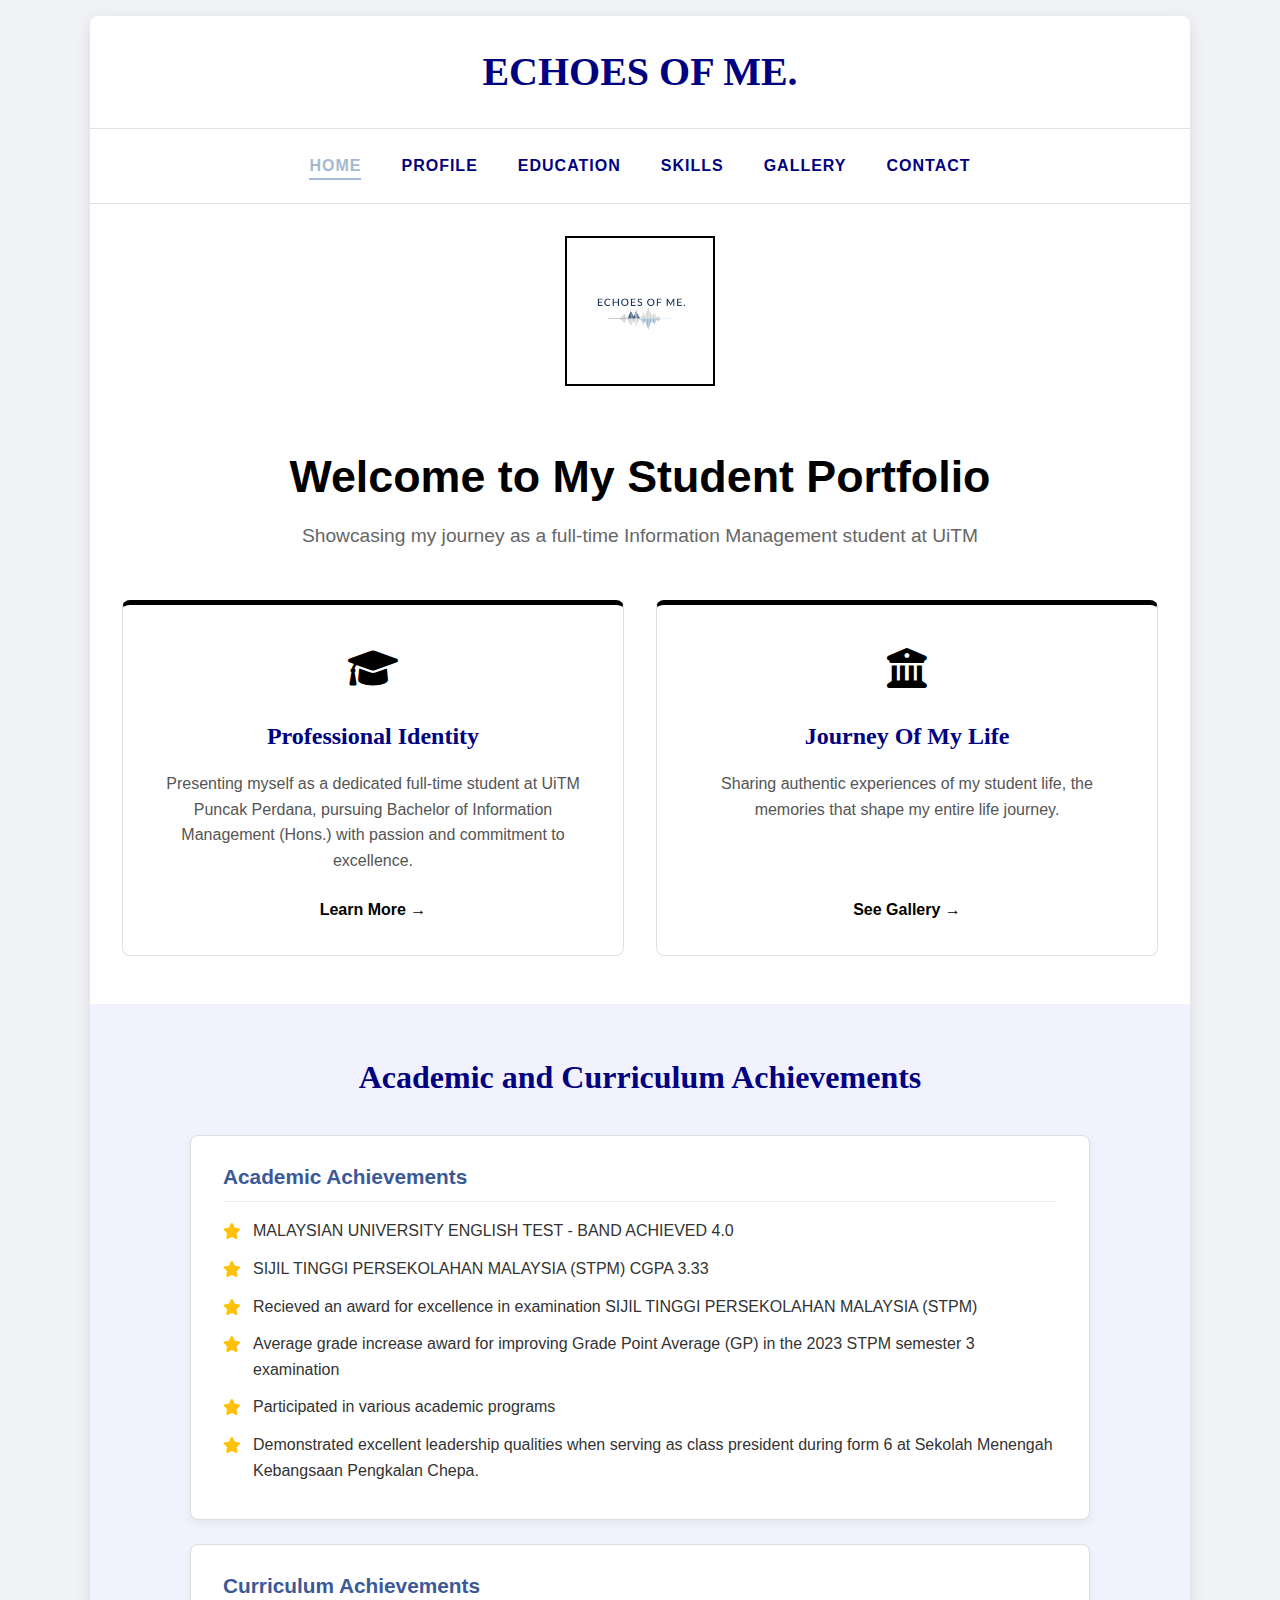
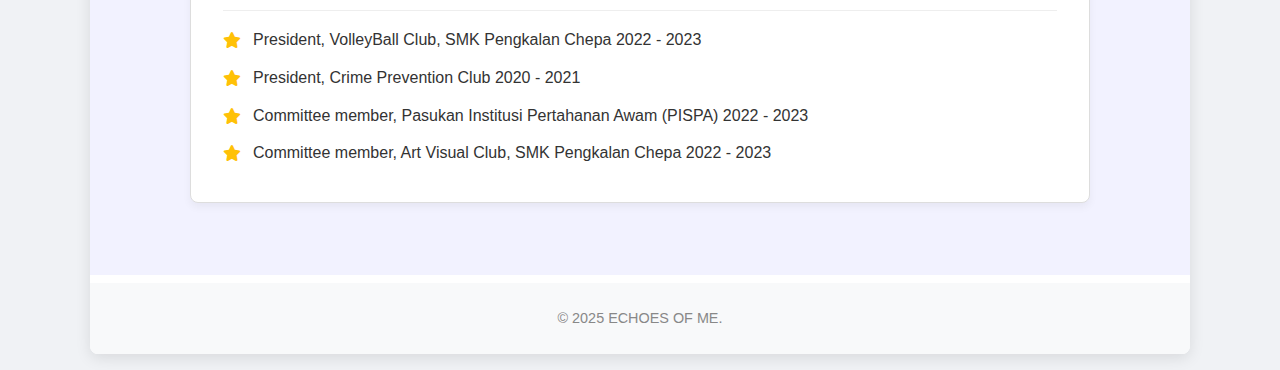
<file: index.html>
<!DOCTYPE html>
<html lang="en">
<head>
    <meta charset="UTF-8">
    <meta name="viewport" content="width=device-width, initial-scale=1.0">
    <title>Home - ECHOES OF ME.</title>
    <link rel="stylesheet" href="index.css">
    <link rel="stylesheet" href="https://cdnjs.cloudflare.com/ajax/libs/font-awesome/6.0.0-beta3/css/all.min.css">
</head>
<body>

    <div class="wrapper">

        <header>
            <h1>ECHOES OF ME.</h1>
        </header>

        <nav>
            <ul>
                <li><a href="index.html" class="active">HOME</a></li>
                <li><a href="profile.html">PROFILE</a></li>
                <li><a href="education.html">EDUCATION</a></li>
                <li><a href="softskill.html">SKILLS</a></li>
                <li><a href="gallery.html">GALLERY</a></li>
                <li><a href="contact.html">CONTACT</a></li>
            </ul>
        </nav>

        <main class="homepage-main">

            <div class="homepage-logo">
                <a href="student.html" target="_blank">
                    <img src="echoes of me.png" alt="Logo - Click for Student Details">
                </a>
            </div>

            <section class="welcome-section">
                <h2>Welcome to My Student Portfolio</h2>
                <p>Showcasing my journey as a full-time Information Management student at UiTM</p>
            </section>

            <section class="homepage-boxes">
                
                <div class="info-box">
                    <div class="icon-container">
                        <i class="fas fa-graduation-cap"></i>
                    </div>
                    <h3>Professional Identity</h3>
                    <p>Presenting myself as a dedicated full-time student at UiTM Puncak Perdana, pursuing Bachelor of Information Management (Hons.) with passion and commitment to excellence.</p>
                    <a href="profile.html" class="box-link">Learn More →</a>
                </div>

                <div class="info-box">
                    <div class="icon-container">
                        <i class="fas fa-university"></i>
                    </div>
                    <h3>Journey Of My Life</h3>
                    <p>Sharing authentic experiences of my student life, the memories that shape my entire life journey.</p>
                    <a href="gallery.html" class="box-link">See Gallery →</a>
                </div>

    </section>
    

    <section class="achievements-section">
        <h2>Academic and Curriculum Achievements</h2>

        <div class="achievements-container">
            
            <div class="achievement-box">
                <h3>Academic Achievements</h3>
                <ul class="achievement-list">
                    <li><i class="fas fa-star"></i> MALAYSIAN UNIVERSITY ENGLISH TEST - BAND ACHIEVED 4.0</li>
                    <li><i class="fas fa-star"></i> SIJIL TINGGI PERSEKOLAHAN MALAYSIA (STPM) CGPA 3.33</li>
                    <li><i class="fas fa-star"></i> Recieved an award for excellence in examination SIJIL TINGGI PERSEKOLAHAN MALAYSIA (STPM)</li>
                    <li><i class="fas fa-star"></i> Average grade increase award for improving Grade Point Average (GP) in the 2023 STPM semester 3 examination</li>
                    <li><i class="fas fa-star"></i> Participated in various academic programs</li>
                    <li><i class="fas fa-star"></i> Demonstrated excellent leadership qualities when serving as class president during form 6 at Sekolah Menengah Kebangsaan Pengkalan Chepa.</li>
                    
                </ul>
            </div>

            <div class="achievement-box">
                <h3>Curriculum Achievements</h3>
                <ul class="achievement-list">
                    <li><i class="fas fa-star"></i> President, VolleyBall Club, SMK Pengkalan Chepa 2022 - 2023</li>
                    <li><i class="fas fa-star"></i> President, Crime Prevention Club 2020 - 2021</li>
                    <li><i class="fas fa-star"></i> Committee member, Pasukan Institusi Pertahanan Awam (PISPA) 2022 - 2023</li>
                    <li><i class="fas fa-star"></i> Committee member, Art Visual Club, SMK Pengkalan Chepa  2022 - 2023</li>
                </ul>
            </div>

        </div>
    </section>
    </main>
        
        <footer>
            <p>&copy; 2025 ECHOES OF ME.</p>
        </footer>

    </div>

</body>
</html>
</file>
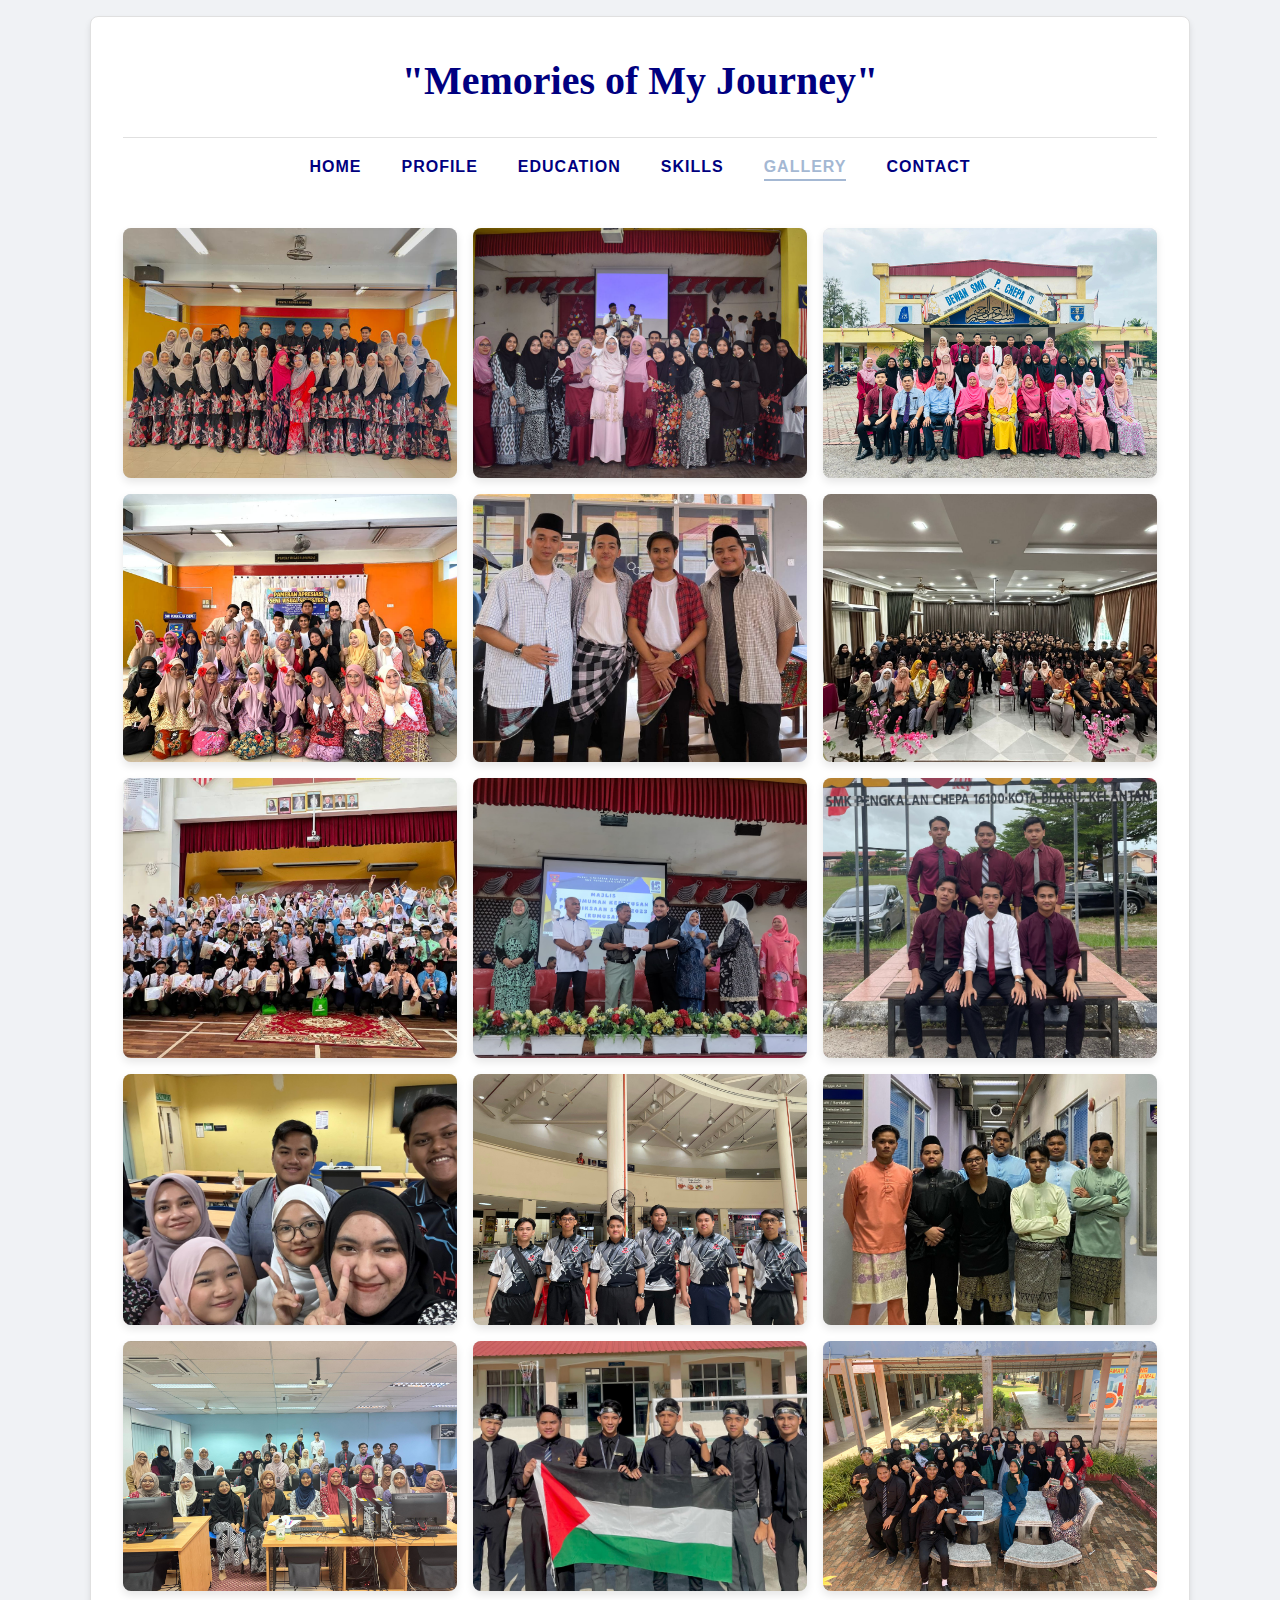
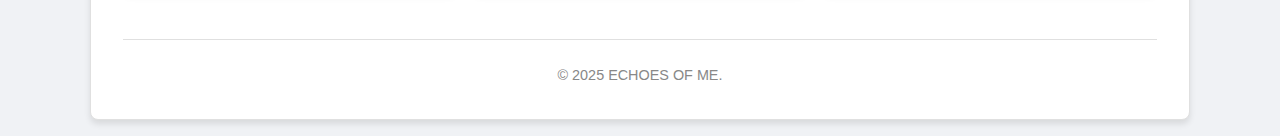
<file: gallery.html>
<!DOCTYPE html>
<html lang="en">
<head>
    <meta charset="UTF-8">
    <meta name="viewport" content="width=device-width, initial-scale=1.0">
    <title>Gallery - ECHOES OF ME.</title>
    <link rel="stylesheet" href="gallery.css">
</head>
<body>

    <div class="wrapper">

        <header>
            <h1>"Memories of My Journey"</h1>
        </header>

       <nav>
            <ul>
                <li><a href="index.html">HOME</a></li>
                <li><a href="profile.html">PROFILE</a></li>
                <li><a href="education.html">EDUCATION</a></li>
                <li><a href="softskill.html">SKILLS</a></li>
                <li><a href="gallery.html" class="active">GALLERY</a></li>
                <li><a href="contact.html">CONTACT</a></li>
            </ul>
        </nav>

        <main class="photo-grid">
            
            <div class="photo-item">
                <img src="STPM 2023 SEMESTER 1.jpeg" alt="STPM 2023 SEMESTER 1.jpeg">
                <div class="overlay"><div class="overlay-text">STPM 2023 SEMESTER 1</div></div>
            </div>
            <div class="photo-item">
                <img src="STPM 2023 SEMESTER 2.jpeg" alt="STPM 2023 SEMESTER 2.jpeg">
                <div class="overlay"><div class="overlay-text">STPM 2023 SEMESTER 2</div></div>
            </div>
            <div class="photo-item">
                <img src="STPM 2023 SEMESTER 3.jpeg" alt="STPM 2023 SEMESTER 3">
                <div class="overlay"><div class="overlay-text">STPM 2023 SEMESTER 3</div></div>
            </div>
            <div class="photo-item">
                <img src="ART VISUAL PROJECT EXHIBITION.jpeg" alt="ART VISUAL PROJECT EXHIBITION">
                <div class="overlay"><div class="overlay-text">ART VISUAL PROJECT EXHIBITION</div></div>
            </div>
            <div class="photo-item">
                <img src="ART VISUAL PROJECT EXHIBITION (2).jpeg" alt="ART VISUAL PROJECT EXHIBITION (2)">
                <div class="overlay"><div class="overlay-text">ART VISUAL PROJECT EXHIBITION (2)</div></div>
            </div>
            <div class="photo-item">
                <img src="KEM JATI DIRI PELAJAR 2023.jpeg" alt="KEM JATI DIRI PELAJAR 2023">
                <div class="overlay"><div class="overlay-text">KEM JATI DIRI PELAJAR 2023</div></div>
            </div>
            <div class="photo-item">
                <img src="SPM 2021 Result.jpeg" alt="SPM 2021 Result">
                <div class="overlay"><div class="overlay-text">SPM 2021 Result</div></div>
            </div>
             <div class="photo-item">
                <img src="STPM 2023 Result.jpeg" alt="STPM 2023 Result">
                <div class="overlay"><div class="overlay-text">STPM 2023 Result</div></div>
            </div>
             <div class="photo-item">
                <img src="Friends Group Picture.jpeg" alt="Friends Group Picture">
                <div class="overlay"><div class="overlay-text">Friends Group Picture</div></div>
            </div>
             <div class="photo-item">
                <img src="CTU Group Presentation.jpeg" alt="CTU Group Presentation">
                <div class="overlay"><div class="overlay-text">CTU Group Presentation</div></div>
            </div>
             <div class="photo-item">
                <img src="KYC 2025 Event.jpeg" alt="KYC 2025 Event.jpeg">
                <div class="overlay"><div class="overlay-text">KYC 2025 Event.jpeg</div></div>
            </div>
             <div class="photo-item">
                <img src="Eid 2025 Celebration.jpeg" alt="Eid 2025 Celebration">
                <div class="overlay"><div class="overlay-text">CDIM 263 Eid 2025 Celebration</div></div>
            </div>
             <div class="photo-item">
                <img src="ICM 455 Class.jpeg" alt="ICM 455 Class">
                <div class="overlay"><div class="overlay-text">ICM 455 Class</div></div>
            </div>
             <div class="photo-item">
                <img src="Palestine Solidarity Campaign 2023.jpeg" alt="Palestine Solidarity Campaign 2023">
                <div class="overlay"><div class="overlay-text">Palestine Solidarity Campaign 2023</div></div>
            </div>
             <div class="photo-item">
                <img src="Palestine Solidarity Campaign(2) 2023.jpeg" alt="Palestine Solidarity Campaign(2)">
                <div class="overlay"><div class="overlay-text">Palestine Solidarity Campaign(2)</div></div>
            </div>
        </main>


        <footer>
            <p>&copy; 2025 ECHOES OF ME.</p>
        </footer>

    </div>

</body>
</html>
</file>
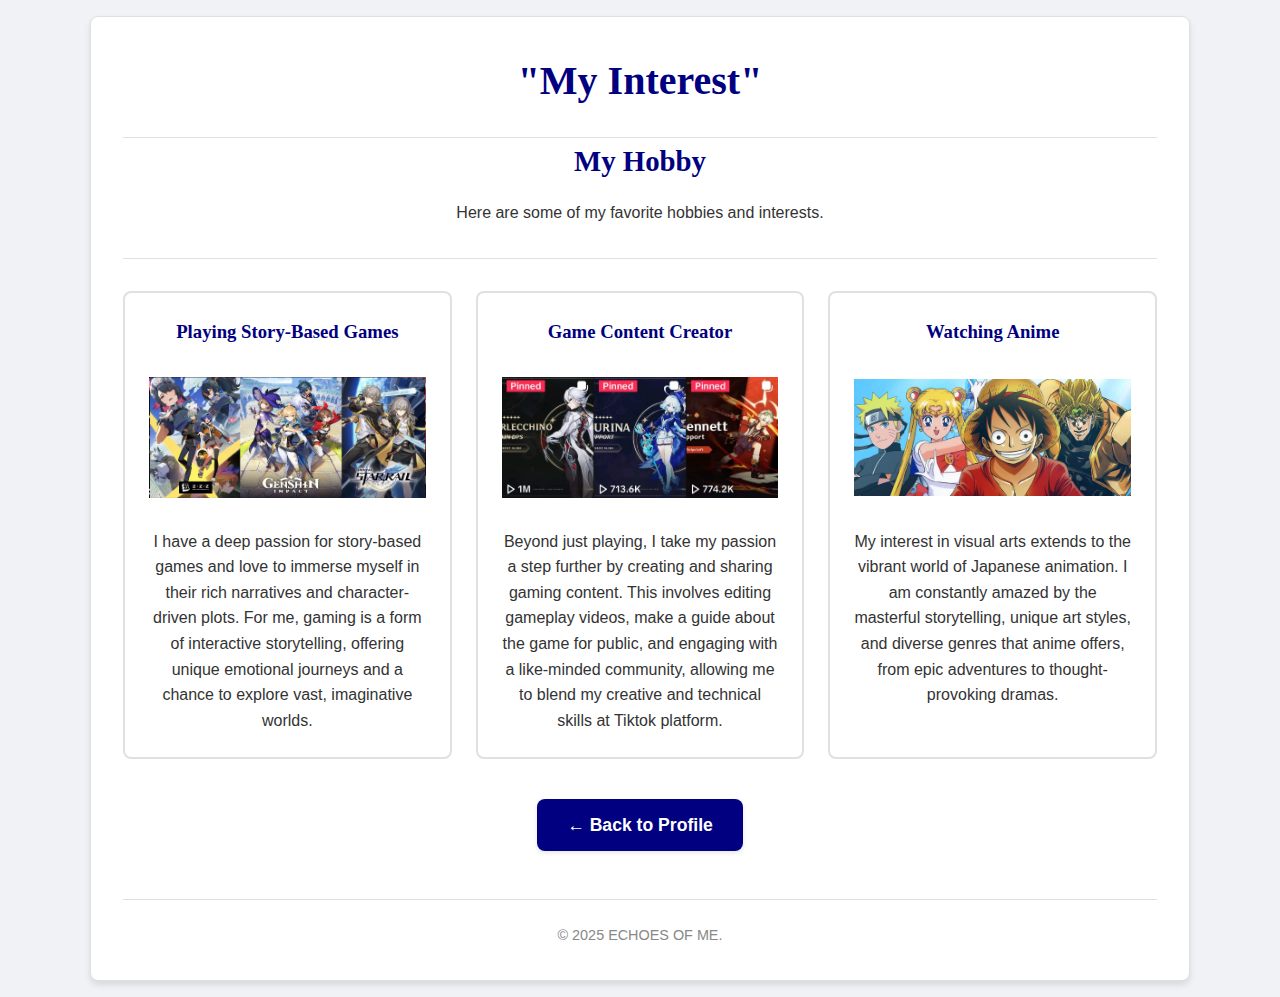
<file: interest.html>
<!DOCTYPE html>
<html lang="en">
<head>
    <meta charset="UTF-8">
    <meta name="viewport" content="width=device-width, initial-scale=1.0">
    <title>Interest - ECHOES OF ME.</title>
    <link rel="stylesheet" href="interest.css">
</head>
<body>

    <div class="wrapper">

        <header>
            <h1>"My Interest"</h1>
        </header>

        <main class="main-content">
            <h2>My Hobby</h2>
            <p>Here are some of my favorite hobbies and interests.</p>
        </main>
        
        <section class="interest-boxes">

            <div class="hobby-box">
                <h3>Playing Story-Based Games</h3>
                <div class="hobby-image">
                    <img src="game.jpeg" alt="A scene from a story-based game">
                </div>
                <p>I have a deep passion for story-based games and love to immerse myself in their rich narratives and character-driven plots. For me, gaming is a form of interactive storytelling, offering unique emotional journeys and a chance to explore vast, imaginative worlds.</p>
            </div>

            <div class="hobby-box">
                <h3>Game Content Creator</h3>
                <div class="hobby-image">
                    <img src="content creation .jpeg" alt="A setup for game content creation">
                </div>
                <p>Beyond just playing, I take my passion a step further by creating and sharing gaming content. This involves editing gameplay videos, make a guide about the game for public, and engaging with a like-minded community, allowing me to blend my creative and technical skills at Tiktok platform.</p>
            </div>

            <div class="hobby-box">
                <h3>Watching Anime</h3>
                <div class="hobby-image">
                    <img src="anime.jpg" alt="A scene from an anime series">
                </div>
                <p>My interest in visual arts extends to the vibrant world of Japanese animation. I am constantly amazed by the masterful storytelling, unique art styles, and diverse genres that anime offers, from epic adventures to thought-provoking dramas.</p>
            </div>
            
        </section>

        <div class="back-button-container">
            <a href="profile.html" class="back-to-profile-button">← Back to Profile</a>
        </div>

        <footer>
            <p>&copy; 2025 ECHOES OF ME.</p>
        </footer>

    </div>

</body>
</html>
</file>
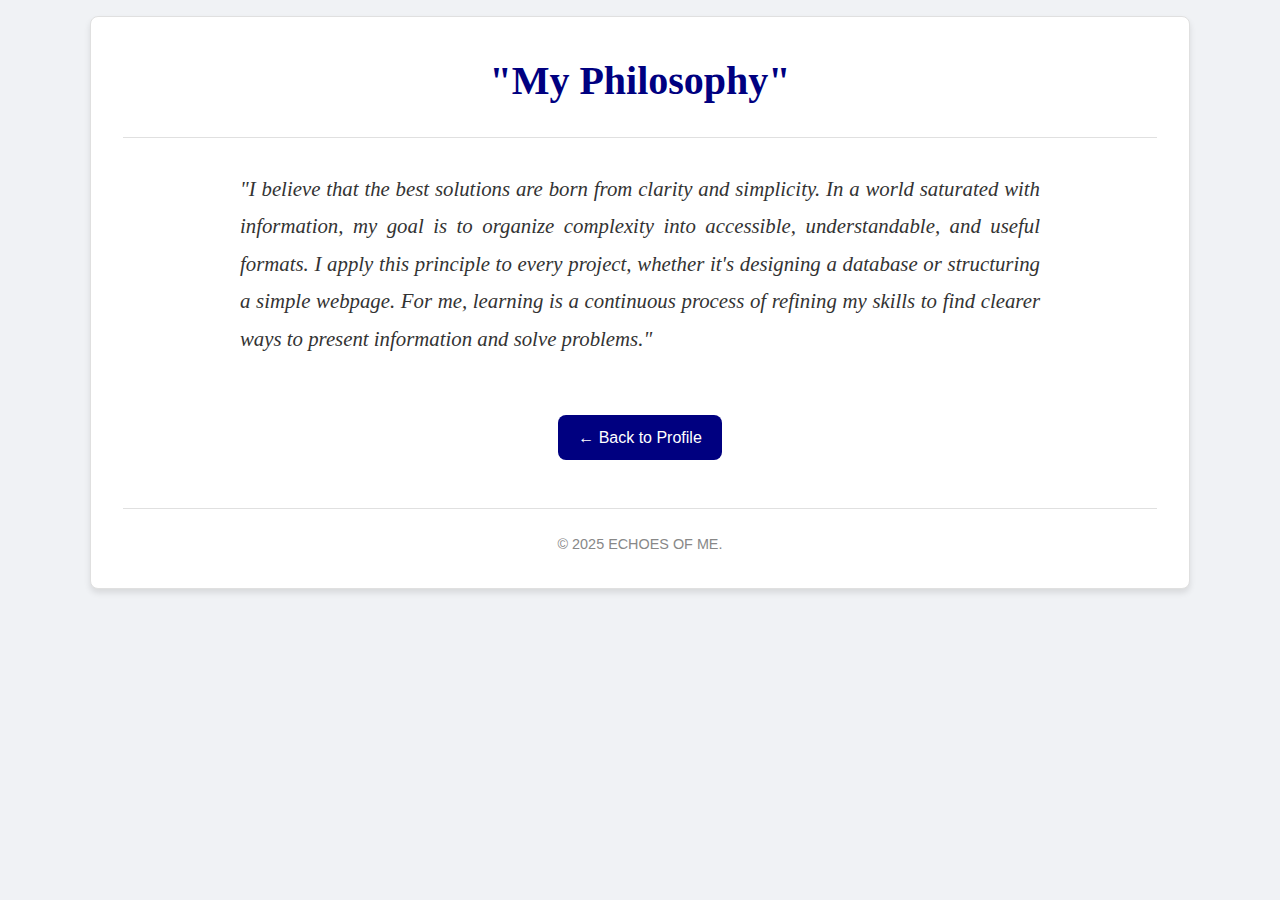
<file: philosophy.html>
<!DOCTYPE html>
<html lang="en">
<head>
    <meta charset="UTF-8">
    <meta name="viewport" content="width=device-width, initial-scale=1.0">
    <title>My Philosophy - ECHOES OF ME.</title>
    <link rel="stylesheet" href="profile.css">
</head>
<body>

    <div class="wrapper">

        <header>
            <h1>"My Philosophy"</h1>
        </header>

        <main class="main-content">
            <div class="philosophy-content">
                <p>"I believe that the best solutions are born from clarity and simplicity. In a world saturated with information, my goal is to organize complexity into accessible, understandable, and useful formats. I apply this principle to every project, whether it's designing a database or structuring a simple webpage. For me, learning is a continuous process of refining my skills to find clearer ways to present information and solve problems."</p>
                <br>
                <a href="profile.html" class="back-to-profile-button">← Back to Profile</a>
            </div>
        </main>
        
        <footer>
            <p>&copy; 2025 ECHOES OF ME.</p>
        </footer>

    </div>

</body>
</html>
</file>
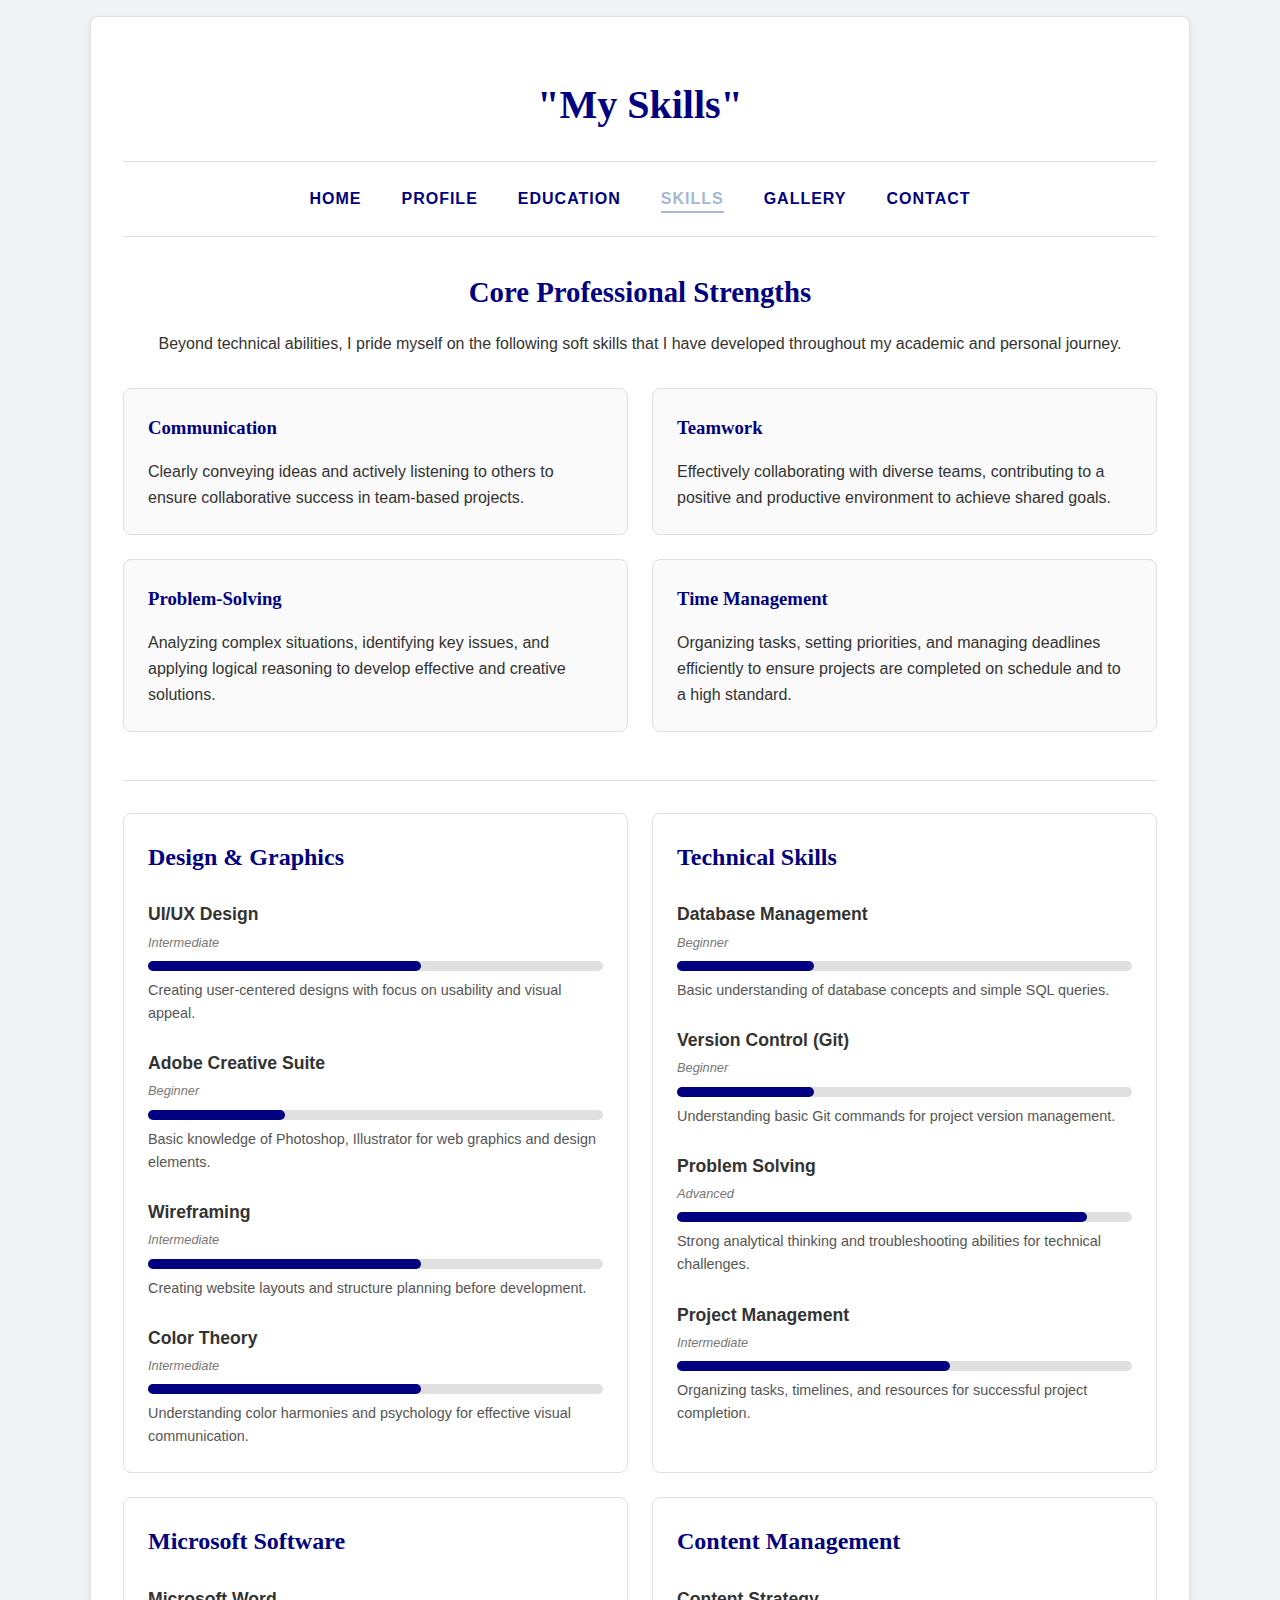
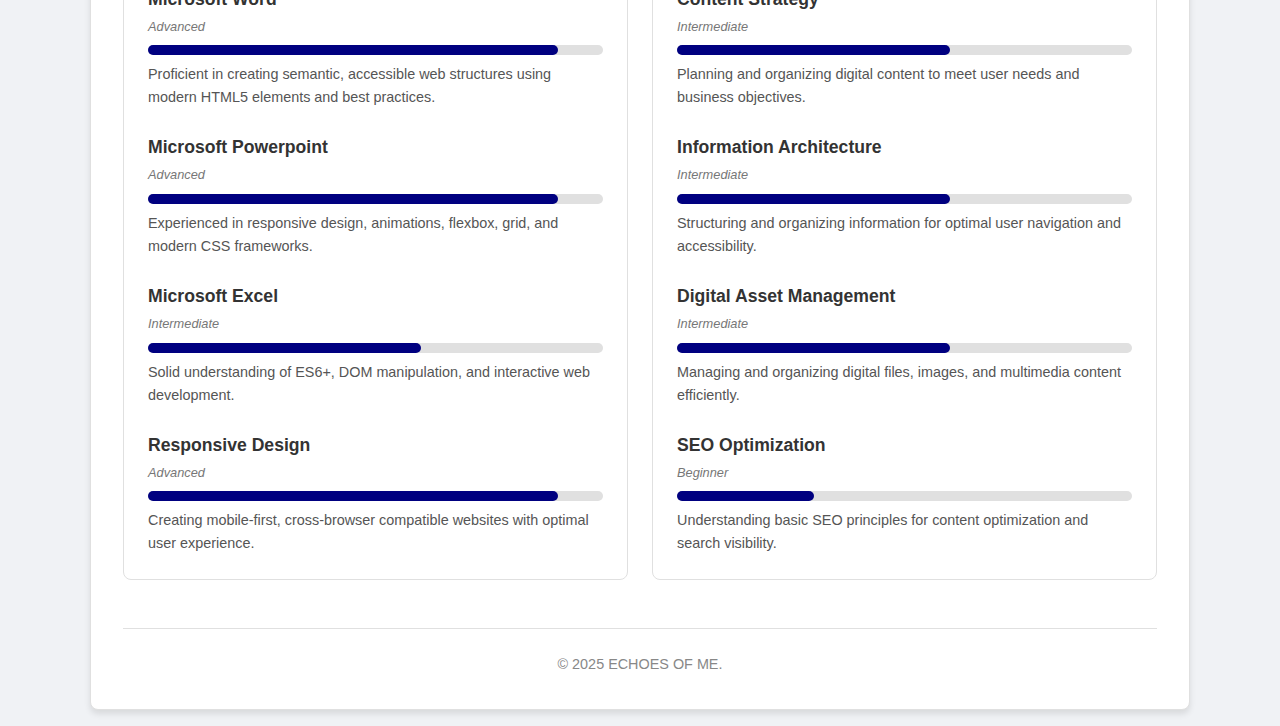
<file: softskill.html>
<!DOCTYPE html>
<html lang="en">
<head>
    <meta charset="UTF-8">
    <meta name="viewport" content="width=device-width, initial-scale=1.0">
    <title>Skills - ECHOES OF ME.</title> <link rel="stylesheet" href="softskill.css">
</head>
<body>

    <div class="wrapper">

        <header>
            <h1>"My Skills"</h1> </header>

        <nav>
            <ul>
                <li><a href="index.html">HOME</a></li>
                <li><a href="profile.html">PROFILE</a></li>
                <li><a href="education.html">EDUCATION</a></li>
                <li><a href="softskill.html" class="active">SKILLS</a></li> <li><a href="gallery.html">GALLERY</a></li>
                <li><a href="contact.html">CONTACT</a></li>
            </ul>
        </nav>

        <main class="main-content">
            <h2>Core Professional Strengths</h2>
            <p>Beyond technical abilities, I pride myself on the following soft skills that I have developed throughout my academic and personal journey.</p>
        </main>
        
        <section class="skill-boxes">
            <div class="skill-box">
                <h3>Communication</h3>
                <p>Clearly conveying ideas and actively listening to others to ensure collaborative success in team-based projects.</p>
            </div>
            <div class="skill-box">
                <h3>Teamwork</h3>
                <p>Effectively collaborating with diverse teams, contributing to a positive and productive environment to achieve shared goals.</p>
            </div>
            <div class="skill-box">
                <h3>Problem-Solving</h3>
                <p>Analyzing complex situations, identifying key issues, and applying logical reasoning to develop effective and creative solutions.</p>
            </div>
            <div class="skill-box">
                <h3>Time Management</h3>
                <p>Organizing tasks, setting priorities, and managing deadlines efficiently to ensure projects are completed on schedule and to a high standard.</p>
            </div>
        </section>

        <div class="detailed-skills-grid">

            <section class="skill-category-box">
                <h2>Design & Graphics</h2>
                <div class="skills-list">
                    <div class="skill-item">
                        <h4>UI/UX Design</h4>
                        <span class="proficiency-level">Intermediate</span>
                        <div class="proficiency-bar-container"><div class="proficiency-bar intermediate"></div></div>
                        <p>Creating user-centered designs with focus on usability and visual appeal.</p>
                    </div>
                    <div class="skill-item">
                        <h4>Adobe Creative Suite</h4>
                        <span class="proficiency-level">Beginner</span>
                        <div class="proficiency-bar-container"><div class="proficiency-bar beginner"></div></div>
                        <p>Basic knowledge of Photoshop, Illustrator for web graphics and design elements.</p>
                    </div>
                    <div class="skill-item">
                        <h4>Wireframing</h4>
                        <span class="proficiency-level">Intermediate</span>
                        <div class="proficiency-bar-container"><div class="proficiency-bar intermediate"></div></div>
                        <p>Creating website layouts and structure planning before development.</p>
                    </div>
                    <div class="skill-item">
                        <h4>Color Theory</h4>
                        <span class="proficiency-level">Intermediate</span>
                        <div class="proficiency-bar-container"><div class="proficiency-bar intermediate"></div></div>
                        <p>Understanding color harmonies and psychology for effective visual communication.</p>
                    </div>
                </div>
            </section>

            <section class="skill-category-box">
                <h2>Technical Skills</h2>
                <div class="skills-list">
                    <div class="skill-item">
                        <h4>Database Management</h4>
                        <span class="proficiency-level">Beginner</span>
                        <div class="proficiency-bar-container"><div class="proficiency-bar beginner"></div></div>
                        <p>Basic understanding of database concepts and simple SQL queries.</p>
                    </div>
                    <div class="skill-item">
                        <h4>Version Control (Git)</h4>
                        <span class="proficiency-level">Beginner</span>
                        <div class="proficiency-bar-container"><div class="proficiency-bar beginner"></div></div>
                        <p>Understanding basic Git commands for project version management.</p>
                    </div>
                    <div class="skill-item">
                        <h4>Problem Solving</h4>
                        <span class="proficiency-level">Advanced</span>
                        <div class="proficiency-bar-container"><div class="proficiency-bar advanced"></div></div>
                        <p>Strong analytical thinking and troubleshooting abilities for technical challenges.</p>
                    </div>
                    <div class="skill-item">
                        <h4>Project Management</h4>
                        <span class="proficiency-level">Intermediate</span>
                        <div class="proficiency-bar-container"><div class="proficiency-bar intermediate"></div></div>
                        <p>Organizing tasks, timelines, and resources for successful project completion.</p>
                    </div>
                </div>
            </section>

            <section class="skill-category-box">
                <h2>Microsoft Software</h2>
                <div class="skills-list">
                    <div class="skill-item">
                        <h4>Microsoft Word</h4>
                        <span class="proficiency-level">Advanced</span>
                        <div class="proficiency-bar-container"><div class="proficiency-bar advanced"></div></div>
                        <p>Proficient in creating semantic, accessible web structures using modern HTML5 elements and best practices.</p>
                    </div>
                     <div class="skill-item">
                        <h4>Microsoft Powerpoint</h4>
                        <span class="proficiency-level">Advanced</span>
                        <div class="proficiency-bar-container"><div class="proficiency-bar advanced"></div></div>
                        <p>Experienced in responsive design, animations, flexbox, grid, and modern CSS frameworks.</p>
                    </div>
                     <div class="skill-item">
                        <h4>Microsoft Excel</h4>
                        <span class="proficiency-level">Intermediate</span>
                        <div class="proficiency-bar-container"><div class="proficiency-bar intermediate"></div></div>
                        <p>Solid understanding of ES6+, DOM manipulation, and interactive web development.</p>
                    </div>
                    <div class="skill-item">
                        <h4>Responsive Design</h4>
                        <span class="proficiency-level">Advanced</span>
                        <div class="proficiency-bar-container"><div class="proficiency-bar advanced"></div></div>
                        <p>Creating mobile-first, cross-browser compatible websites with optimal user experience.</p>
                    </div>
                </div>
            </section>

            <section class="skill-category-box">
                <h2>Content Management</h2>
                <div class="skills-list">
                    <div class="skill-item">
                        <h4>Content Strategy</h4>
                        <span class="proficiency-level">Intermediate</span>
                        <div class="proficiency-bar-container"><div class="proficiency-bar intermediate"></div></div>
                        <p>Planning and organizing digital content to meet user needs and business objectives.</p>
                    </div>
                     <div class="skill-item">
                        <h4>Information Architecture</h4>
                        <span class="proficiency-level">Intermediate</span>
                        <div class="proficiency-bar-container"><div class="proficiency-bar intermediate"></div></div>
                        <p>Structuring and organizing information for optimal user navigation and accessibility.</p>
                    </div>
                     <div class="skill-item">
                        <h4>Digital Asset Management</h4>
                        <span class="proficiency-level">Intermediate</span>
                        <div class="proficiency-bar-container"><div class="proficiency-bar intermediate"></div></div>
                        <p>Managing and organizing digital files, images, and multimedia content efficiently.</p>
                    </div>
                     <div class="skill-item">
                        <h4>SEO Optimization</h4>
                        <span class="proficiency-level">Beginner</span>
                        <div class="proficiency-bar-container"><div class="proficiency-bar beginner"></div></div>
                        <p>Understanding basic SEO principles for content optimization and search visibility.</p>
                    </div>
                </div>
            </section>

        </div>
        <footer>
            <p>&copy; 2025 ECHOES OF ME.</p>
        </footer>

    </div>

</body>
</html>
</file>
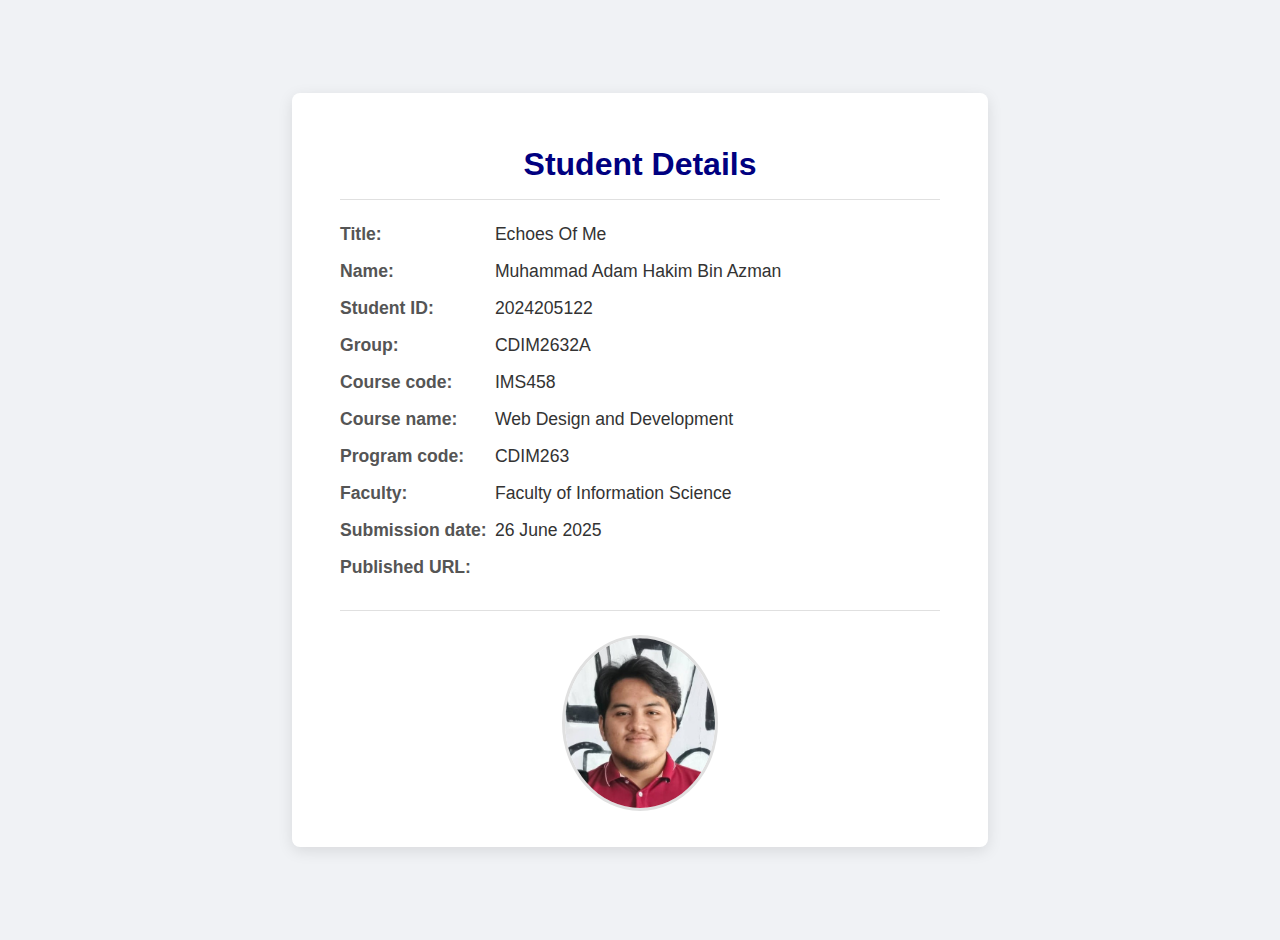
<file: student.html>
<!DOCTYPE html>
<html lang="en">
<head>
    <meta charset="UTF-8">
    <meta name="viewport" content="width=device-width, initial-scale=1.0">
    <title>Student Details</title>
    <style>
        body {
            font-family: Arial, sans-serif;
            background-color: #f0f2f5;
            color: #333;
            display: flex;
            justify-content: center;
            align-items: center;
            min-height: 100vh;
            margin: 0;
            padding: 20px;
        }
        .details-container {
            background-color: #fff;
            padding: 2rem 3rem;
            border-radius: 8px;
            box-shadow: 0 4px 15px rgba(0,0,0,0.1);
            max-width: 600px;
            width: 100%;
        }
        .details-container h1 {
            color: #000080; /* Navy Blue */
            text-align: center;
            border-bottom: 1px solid #e0e0e0;
            padding-bottom: 1rem;
            margin-bottom: 1.5rem;
        }
        .details-container ul {
            list-style: none;
            padding: 0;
        }
        .details-container li {
            font-size: 1.1rem;
            margin-bottom: 1rem;
        }
        .details-container strong {
            display: inline-block;
            width: 150px; /* Aligns the details neatly */
            color: #555;
        }
        .student-image {
            text-align: center;
            margin-top: 2rem;
            padding-top: 1.5rem;
            border-top: 1px solid #e0e0e0;
        }
        .student-image img {
            max-width: 150px;
            border-radius: 50%; /* Makes the image circular */
            border: 3px solid #e0e0e0;
        }
    </style>
</head>
<body>

    <div class="details-container">
        <h1>Student Details</h1>
        <ul>
            <li><strong>Title:</strong> Echoes Of Me</li>
            <li><strong>Name:</strong> Muhammad Adam Hakim Bin Azman</li>
            <li><strong>Student ID:</strong> 2024205122</li>
            <li><strong>Group:</strong> CDIM2632A</li>
            <li><strong>Course code:</strong> IMS458</li>
            <li><strong>Course name:</strong> Web Design and Development</li>
            <li><strong>Program code:</strong> CDIM263</li>
            <li><strong>Faculty:</strong> Faculty of Information Science</li>
            <li><strong>Submission date:</strong> 26 June 2025</li>
            <li><strong>Published URL:</strong> </li>
        </ul>

        <div class="student-image">
             <img src="Muhd Adam Hakim.jpg" alt="A photo of the student">
        </div>
    </div>

</body>
</html>
</file>
<file: index.css>
:root {
    --navy-blue: #000080;
    --silver-blue: #A4B8D3; 
    --light-grey: #f0f2f5; 
    --white: #FFFFFF;
    --text-color: #333333;
    --teal-accent: #000000; 
}

* {
    margin: 0;
    padding: 0;
    box-sizing: border-box;
}

body {
    font-family: Arial, sans-serif;
    background-color: var(--light-grey); 
    color: var(--text-color);
    display: flex;
    justify-content: center;
    padding: 1rem;
    line-height: 1.6;
}

/* Main Wrapper */
.wrapper {
    width: 100%;
    max-width: 1100px;
    background-color: var(--white); 
    border-radius: 8px; 
    box-shadow: 0 4px 15px rgba(0,0,0,0.1); 
    overflow: hidden; 
}

/* Header & Navigation */
header, nav {
    padding: 1.5rem 2rem;
}

header {
    text-align: center;
}

header h1 {
    font-size: 2.5rem;
    font-family: "Times New Roman", serif; 
    color: var(--navy-blue);
    font-weight: bold;
}

nav {
    border-top: 1px solid #e0e0e0;
    border-bottom: 1px solid #e0e0e0;
}

nav ul {
    list-style-type: none;
    display: flex;
    justify-content: center;
    flex-wrap: wrap; 
    gap: 2.5rem;
}

nav a {
    color: var(--navy-blue);
    text-decoration: none;
    font-weight: bold;
    letter-spacing: 1px;
    padding: 0.25rem 0;
    transition: color 0.3s ease;
}

nav a:hover {
    color: var(--silver-blue);
}

nav a.active {
    color: var(--silver-blue);
    border-bottom: 2px solid var(--silver-blue);
}

.homepage-main {
    padding: 2rem;
}

.homepage-logo {
    text-align: center;
    margin-bottom: 2rem;
}

.homepage-logo img {
    max-width: 150px; 
    height: auto;
}

.welcome-section {
    text-align: center;
    padding: 1rem 1rem 2rem 1rem;
}

.welcome-section h2 {
    font-size: 2.8rem;
    color: var(--teal-accent);
    margin-bottom: 0.5rem;
}

.welcome-section p {
    font-size: 1.2rem;
    color: #666;
}

.homepage-boxes {
    display: flex;
    gap: 2rem;
    margin-top: 1rem;
}

.info-box {
    flex: 1; 
    background-color: #fff;
    border: 1px solid #e0e0e0;
    border-top: 5px solid var(--teal-accent); 
    border-radius: 8px;
    padding: 2rem;
    text-align: center;
    display: flex;
    flex-direction: column; 
    transition: transform 0.3s ease, box-shadow 0.3s ease;
}

.info-box:hover {
    transform: translateY(-5px);
    box-shadow: 0 8px 15px rgba(0,0,0,0.1);
}

.icon-container {
    font-size: 2.5rem;
    color: var(--teal-accent);
    margin-bottom: 1rem;
}

.info-box h3 {
    font-family: "Times New Roman", serif;
    font-size: 1.5rem;
    color: var(--navy-blue);
    text-transform: capitalize; 
    margin-bottom: 1rem;
}

.info-box p {
    flex-grow: 1; 
    color: #555;
    font-size: 1rem;
    margin-bottom: 1.5rem;
}

.box-link {
    text-decoration: none;
    color: var(--teal-accent);
    font-weight: bold;
}

.box-link:hover {
    text-decoration: underline;
}

/* Footer */
footer {
    padding: 1.5rem;
    text-align: center;
    font-size: 0.9rem;
    color: #888;
    background-color: #f8f9fa; 
}

.homepage-logo img {
    border: 2px solid black; 
    padding: 5px; 
    background-color: white; 
}

/* Achievements Section Styling */

.achievements-section {
    background-color: #f2f2ff; 
    padding: 3rem 2rem;
    margin: 3rem -2rem -1.5rem -2rem; 
    text-align: center;
}

.achievements-section h2 {
    font-size: 2rem;
    color: var(--navy-blue);
    font-family: "Times New Roman", serif;
    margin-bottom: 2rem;
}

.achievements-container {
    max-width: 900px;
    margin: 0 auto; 
}

.achievement-box {
    background-color: var(--white);
    border: 1px solid #ddd;
    border-radius: 8px;
    padding: 1.5rem 2rem;
    margin-bottom: 1.5rem;
    text-align: left;
    box-shadow: 0 4px 8px rgba(0,0,0,0.05);
}

.achievement-box h3 {
    font-size: 1.3rem;
    color: #3b5998; 
    margin-bottom: 1rem;
    padding-bottom: 0.5rem;
    border-bottom: 1px solid #eee;
}

.achievement-list {
    list-style: none;
    padding: 0;
}

.achievement-list li {
    display: flex;
    align-items: flex-start;
    margin-bottom: 0.75rem;
    color: var(--text-color);
}

.achievement-list .fa-star {
    color: #ffc107; 
    margin-right: 0.75rem;
    margin-top: 5px; 
}

/* Responsive Design */
@media (max-width: 768px) {
    .homepage-boxes {
        flex-direction: column; 
    }
}
</file>
<file: gallery.css>
/*  Basic Setup & Color Palette  */
:root {
    --navy-blue: #000080;
    --silver-blue: #A4B8D3; 
    --light-grey: #f0f2f5; 
    --white: #FFFFFF;
    --text-color: #333333;
}

* {
    margin: 0;
    padding: 0;
    box-sizing: border-box;
}

body {
    font-family: Arial, sans-serif;
    background-color: var(--light-grey); 
    color: var(--text-color);
    display: flex;
    justify-content: center;
    padding: 1rem;
    line-height: 1.6;
}

/* Main Wrapper */
.wrapper {
    width: 100%;
    max-width: 1100px;
    border: 1px solid #e0e0e0; 
    padding: 2rem;
    background-color: var(--white); 
    border-radius: 8px; 
    box-shadow: 0 4px 6px rgba(0,0,0,0.1); 
}

/* Header & Navigation */
header {
    text-align: center;
    padding-bottom: 1.5rem;
    border-bottom: 1px solid #e0e0e0; 
}

header h1 {
    font-size: 2.5rem;
    font-family: "Times New Roman", serif; 
    color: var(--navy-blue);
    font-weight: bold;
}

nav {
    padding: 1rem 0;
    margin-bottom: 2rem;
}

nav ul {
    list-style-type: none;
    display: flex;
    justify-content: center;
    flex-wrap: wrap; 
    gap: 2.5rem;
}

nav a {
    color: var(--navy-blue);
    text-decoration: none;
    font-weight: bold;
    letter-spacing: 1px;
    padding: 0.25rem 0;
    transition: color 0.3s ease;
}

nav a:hover {
    color: var(--silver-blue);
}

nav a.active {
    color: var(--silver-blue);
    border-bottom: 2px solid var(--silver-blue);
}

/* DYNAMIC PHOTO GRID */
.photo-grid {
    display: grid;
    grid-template-columns: repeat(auto-fit, minmax(250px, 1fr));
    gap: 1rem;
}

/* The container for photo */
.photo-item {
    position: relative; 
    overflow: hidden; 
    border-radius: 8px;
    box-shadow: 0 4px 8px rgba(0,0,0,0.1);
    background-color: #e0e0e0; 
}

/* Styles the image */
.photo-item img {
    display: block;
    width: 100%;
    height: 100%;
    object-fit: cover; 
    transition: transform 0.4s ease; 
}

/* The hover effect on the image */
.photo-item:hover img {
    transform: scale(1.1); 
}

.overlay {
    position: absolute;
    top: 0;
    left: 0;
    width: 100%;
    height: 100%;
    background: linear-gradient(to top, rgba(0,0,0,0.7), rgba(0,0,0,0)); 
    opacity: 0; 
    transition: opacity 0.4s ease;
    display: flex;
    align-items: flex-end; 
    justify-content: center;
}

.photo-item:hover .overlay {
    opacity: 1;
}

.overlay-text {
    color: white;
    font-weight: bold;
    padding: 1rem;
    text-align: center;
}


/* Footer */
footer {
    border-top: 1px solid #e0e0e0;
    margin-top: 3rem;
    padding-top: 1.5rem;
    text-align: center;
    font-size: 0.9rem;
    color: #888;
}

/*  Responsive Design */
@media (max-width: 768px) {
}
</file>
<file: interest.css>
/* Basic Setup & Color Palette */
:root {
    --navy-blue: #000080;
    --silver-blue: #A4B8D3; 
    --light-grey: #f0f2f5; 
    --white: #FFFFFF;
    --text-color: #333333;
}

* {
    margin: 0;
    padding: 0;
    box-sizing: border-box;
}

body {
    font-family: Arial, sans-serif;
    background-color: var(--light-grey); 
    color: var(--text-color);
    display: flex;
    justify-content: center;
    padding: 1rem;
    line-height: 1.6;
}

/* Main Wrapper */
.wrapper {
    width: 100%;
    max-width: 1100px;
    border: 1px solid #e0e0e0; 
    padding: 2rem;
    background-color: var(--white); 
    border-radius: 8px; 
    box-shadow: 0 4px 6px rgba(0,0,0,0.1); 
}

/* Header & Navigation */
header {
    text-align: center;
    padding-bottom: 1.5rem;
    border-bottom: 1px solid #e0e0e0; 
}

header h1 {
    font-size: 2.5rem;
    font-family: "Times New Roman", serif; 
    color: var(--navy-blue);
    font-weight: bold;
}

nav {
    padding: 1rem 0;
    margin-bottom: 2rem;
}

nav ul {
    list-style-type: none;
    display: flex;
    justify-content: center;
    flex-wrap: wrap; 
    gap: 2.5rem;
}

nav a {
    color: var(--navy-blue);
    text-decoration: none;
    font-weight: bold;
    letter-spacing: 1px;
    padding: 0.25rem 0;
    transition: color 0.3s ease;
}

nav a:hover {
    color: var(--silver-blue);
}

nav a.active {
    color: var(--silver-blue);
    border-bottom: 2px solid var(--silver-blue);
}

/* Main Content Styling */
.main-content {
    padding-bottom: 2rem;
    text-align: center;
}

.main-content h2 {
    font-size: 1.8rem;
    color: var(--navy-blue);
    margin-bottom: 1rem;
    font-family: "Times New Roman", serif;
}

/* Interest Boxes Section */
.interest-boxes {
    display: flex;
    justify-content: space-between;
    gap: 1.5rem;
    text-align: center;
    border-top: 1px solid #e0e0e0;
    padding-top: 2rem;
}

.hobby-box {
    flex: 1;
    border: 2px solid #e0e0e0;
    padding: 1.5rem;
    border-radius: 8px;
}

.hobby-box h3 {
    color: var(--navy-blue);
    font-family: "Times New Roman", serif;
    margin-bottom: 1rem;
}


/* Footer */
footer {
    border-top: 1px solid #e0e0e0;
    margin-top: 3rem;
    padding-top: 1.5rem;
    text-align: center;
    font-size: 0.9rem;
    color: #888;
}

.hobby-image {
    width: 100%;
    height: 150px; 
    margin: 1rem 0; 
    border-radius: 4px; 
    overflow: hidden; 
}

.hobby-image img {
    width: 100%;
    height: 100%;
    object-fit: contain; 
}

.logo a {
    display: block;
    width: 100%;
    height: 100%;
}

.logo a img {
    border: none;
}

.back-button-container {
    text-align: center; 
    margin-top: 2.5rem; 
}

.back-to-profile-button {
    display: inline-block;
    text-decoration: none; 
    color: var(--white);
    background-color: var(--navy-blue);
    padding: 12px 30px; 
    border-radius: 8px; 
    font-weight: bold;
    font-size: 1.1rem;
    transition: all 0.3s ease; 
    box-shadow: 0 2px 4px rgba(0,0,0,0.1);
}

.back-to-profile-button:hover {
    background-color: #0000a0; 
    transform: translateY(-3px);
    box-shadow: 0 4px 8px rgba(0,0,0,0.2);
}

/* Responsive Design */
@media (max-width: 768px) {
    body {
        padding: 0; 
    }
    .wrapper {
        padding: 1.5rem 1rem;
        border: none;
        border-radius: 0;
        box-shadow: none;
    }
    nav ul {
        gap: 1.5rem;
    }
    .main-content h2 {
        font-size: 1.5rem;
    }
    .interest-boxes {
        flex-direction: column;
    }
}
</file>
<file: profile.css>
/* Basic Setup & Color Palette */
:root {
    --navy-blue: #000080;
    --silver-blue: #A4B8D3; 
    --light-grey: #f0f2f5; 
    --white: #FFFFFF;
    --text-color: #333333;
}

* {
    margin: 0;
    padding: 0;
    box-sizing: border-box;
}

body {
    font-family: Arial, sans-serif;
    background-color: var(--light-grey); 
    color: var(--text-color);
    display: flex;
    justify-content: center;
    padding: 1rem;
    line-height: 1.6;
}

/* Main Wrapper */
.wrapper {
    width: 100%;
    max-width: 1100px;
    border: 1px solid #e0e0e0; 
    padding: 2rem;
    background-color: var(--white); 
    border-radius: 8px; 
    box-shadow: 0 4px 6px rgba(0,0,0,0.1); 
}

/* Header & Navigation */
header {
    text-align: center;
    padding-bottom: 1.5rem;
    border-bottom: 1px solid #e0e0e0; 
}

header h1 {
    font-size: 2.5rem;
    font-family: "Times New Roman", serif; 
    color: var(--navy-blue);
    font-weight: bold;
}

nav {
    padding: 1rem 0;
    margin-bottom: 2rem;
}

nav ul {
    list-style-type: none;
    display: flex;
    justify-content: center;
    flex-wrap: wrap; 
    gap: 2.5rem;
}

nav a {
    color: var(--navy-blue);
    text-decoration: none;
    font-weight: bold;
    letter-spacing: 1px;
    padding: 0.25rem 0;
    transition: color 0.3s ease;
}

nav a:hover {
    color: var(--silver-blue);
}

/* Style for the active navigation link */
nav a.active {
    color: var(--silver-blue);
    border-bottom: 2px solid var(--silver-blue);
}


/* Profile Page Layout */
.content-container.profile-layout {
    display: flex;
    gap: 2rem;
}

.profile-layout .left-column {
    flex: 0 0 180px;
    display: flex;
    flex-direction: column;
}

.logo-area {
    flex: 0 0 180px;
    display: flex;
    align-items: center;
    justify-content: center;
}

.logo {
    width: 150px;
    height: 150px;
    display: flex;
    justify-content: center;
    align-items: center;
}

.logo img {
    max-width: 100%;
    max-height: 100%; 
    height: auto; 
}

.logo-area .logo img {
border: 1px solid black; 
}

.sidebar {
    border: 2px solid #e0e0e0;
    padding: 1rem;
    border-radius: 8px;
}

.sidebar h3 {
    color: var(--navy-blue);
    font-family: "Times New Roman", serif;
    margin-bottom: 1rem;
    text-align: center;
}

.sidebar ul {
    list-style: none;
    padding: 0;
}

.sidebar ul li a {
    display: block;
    padding: 0.5rem;
    text-decoration: none;
    color: var(--text-color);
    border-radius: 4px;
    transition: background-color 0.3s ease;
}

.sidebar ul li a:hover {
    background-color: var(--light-grey);
    color: var(--navy-blue);
}


/* Main Content Styling */
.profile-layout .main-content {
    flex: 1; 
}

.main-content .profile-section {
    margin-bottom: 1.5rem;
}

.main-content h2 {
    font-size: 1.2rem;
    font-family: "Times New Roman", serif; 
    color: var(--navy-blue);
    margin-bottom: 0.25rem;
}

.main-content p {
    font-size: 1.1rem;
    text-align: justify
}

.main-content .profile-section ul {
    list-style: none;
    padding-left: 1rem;
    font-family: "Times New Roman", serif;
    font-size: 1.1rem;
}
.main-content .profile-section ul li{
    margin-top: 0.5rem;
}

/* Footer */
footer {
    border-top: 1px solid #e0e0e0;
    margin-top: 3rem;
    padding-top: 1.5rem;
    text-align: center;
    font-size: 0.9rem;
    color: #888;
}

.profile-grid-container {
    display: flex;
    gap: 1.5rem;
}

/* styling for About Me and Details box */
.about-me-box,
.details-box {
    flex: 1; 
    background-color: #fafafa;
    border: 1px solid #e0e0e0;
    border-radius: 8px;
    padding: 1.5rem;
    transition: transform 0.3s ease, box-shadow 0.3s ease;
}

.about-me-box:hover,
.details-box:hover {
    transform: translateY(-5px);
    box-shadow: 0 4px 15px rgba(0,0,0,0.1);
}

.about-me-box h3, .details-box h3 {
    color: var(--navy-blue);
    font-family: "Times New Roman", serif;
    margin-bottom: 1rem;
    text-align: center;
    border-bottom: 1px solid #e0e0e0;
    padding-bottom: 0.5rem;
}

.about-me-box h4 {
    margin-top: 1.5rem;
    color: var(--navy-blue);
}

.about-me-box ul {
    list-style-position: inside;
    padding-left: 0;
}

.details-box {
    display: flex;
    flex-direction: column; 
    align-items: center; 
}

.profile-image {
    width: 150px;
    height: 150px;
    margin-bottom: 1.5rem;
}

.profile-image img {
    width: 100%;
    height: 100%;
    border-radius: 50%; 
    object-fit: cover; 
    border: 3px solid var(--white);
    box-shadow: 0 2px 5px rgba(0,0,0,0.2);
}

.profile-text ul {
    list-style: none;
    padding: 0;
}

.profile-text ul li {
    margin-bottom: 0.75rem;
}

.logo a {
    display: block;
    width: 100%;
    height: 100%;
}

.logo a img {
    border: none;
}

.resume-button-container {
    text-align: center; 
    margin-top: 2.5rem; 
    padding-top: 2.5rem; 
    border-top: 1px solid #e0e0e0;
}

.resume-button {
    display: inline-block; 
    text-decoration: none; 
    color: var(--white); 
    background-color: var(--navy-blue);
    padding: 12px 30px; 
    border-radius: 8px; 
    font-weight: bold;
    font-size: 1.1rem;
    transition: all 0.3s ease; 
    box-shadow: 0 2px 4px rgba(0,0,0,0.1);
}

.resume-button:hover {
    background-color: #0000a0; 
    transform: translateY(-3px);
    box-shadow: 0 4px 8px rgba(0,0,0,0.2);
}

.philosophy-content {
    max-width: 800px;
    margin: 2rem auto; 
    text-align: center;
}

.philosophy-content p {
    font-family: "Times New Roman", serif;
    font-size: 1.3rem;
    line-height: 1.8;
    font-style: italic;
    color: #333;
}

.back-to-profile-button {
    display: inline-block;
    margin-top: 2rem;
    padding: 10px 20px;
    background-color: var(--navy-blue);
    color: var(--white);
    text-decoration: none;
    border-radius: 8px;
    transition: background-color 0.3s ease;
}

.back-to-profile-button:hover {
    background-color: #0000a0;
}

.video-container {
    text-align: center;
    margin-top: 2.5rem;
    padding-top: 2.5rem;
    border-top: 1px solid #e0e0e0; 
}

.video-container h3 {
    color: var(--navy-blue);
    font-family: "Times New Roman", serif;
    font-size: 1.5rem;
    margin-bottom: 1.5rem;
}

.video-container video {
    max-width: 40%; 
    height: auto;
    border-radius: 8px; 
    box-shadow: 0 4px 15px rgba(0,0,0,0.15);
}

@media (max-width: 900px) {
    .profile-grid-container {
        flex-direction: column; 
    }
}
/* Responsive Design */
@media (max-width: 768px) {
    body {
        padding: 0; 
    }
    .wrapper {
        padding: 1.5rem 1rem;
        border: none;
        border-radius: 0;
        box-shadow: none;
    }
    .content-container {
        flex-direction: column; 
        align-items: center; 
        text-align: center;
    }
    .profile-layout .left-column {
       width: 100%;
       flex-basis: auto;
    }
    nav ul {
        gap: 1.5rem;
    }
    .main-content h2 {
        font-size: 1.3rem;
    }
    .main-content p {
        text-align: center;
        padding-left: 0;
    }
    .main-content .profile-section ul {
        padding-left: 0;
        list-style: none;
        text-align: center;
    }
}
</file>
<file: softskill.css>
:root {
    --navy-blue: #000080;
    --silver-blue: #A4B8D3; 
    --light-grey: #f0f2f5; 
    --white: #FFFFFF;
    --text-color: #333333;
}

* {
    margin: 0;
    padding: 0;
    box-sizing: border-box;
}

body {
    font-family: Arial, sans-serif;
    background-color: var(--light-grey); 
    color: var(--text-color);
    display: flex;
    justify-content: center;
    padding: 1rem;
    line-height: 1.6;
}

/* Main Wrapper */
.wrapper {
    width: 100%;
    max-width: 1100px;
    border: 1px solid #e0e0e0; 
    padding: 2rem;
    background-color: var(--white); 
    border-radius: 8px; 
    box-shadow: 0 4px 6px rgba(0,0,0,0.1); 
}

/* Header & Navigation */
header, nav {
    padding: 1.5rem 2rem;
}

header h1 {
    font-size: 2.5rem;
    font-family: "Times New Roman", serif; 
    color: var(--navy-blue);
    font-weight: bold;
    text-align: center;
}

nav {
    border-top: 1px solid #e0e0e0;
    border-bottom: 1px solid #e0e0e0;
}

nav ul {
    list-style-type: none;
    display: flex;
    justify-content: center;
    flex-wrap: wrap; 
    gap: 2.5rem;
}

nav a {
    color: var(--navy-blue);
    text-decoration: none;
    font-weight: bold;
    letter-spacing: 1px;
    padding: 0.25rem 0;
    transition: color 0.3s ease;
}

nav a:hover {
    color: var(--silver-blue);
}

nav a.active {
    color: var(--silver-blue);
    border-bottom: 2px solid var(--silver-blue);
}

/* Main Content Styling */
.main-content {
    padding: 2rem 0;
    text-align: center;
}

.main-content h2 {
    font-size: 1.8rem;
    color: var(--navy-blue);
    margin-bottom: 1rem;
    font-family: "Times New Roman", serif;
}

/* Skill Boxes Section */
.skill-boxes {
    display: grid; 
    grid-template-columns: repeat(2, 1fr); 
    gap: 1.5rem;
    margin-bottom: 3rem;
}

.skill-box {
    border: 1px solid #e0e0e0;
    background-color: #fafafa;
    padding: 1.5rem;
    border-radius: 8px;
}

.skill-box h3 {
    color: var(--navy-blue);
    font-family: "Times New Roman", serif;
    margin-bottom: 1rem;
}

/* Skills Section */
.detailed-skills-grid {
    display: grid;
    grid-template-columns: repeat(2, 1fr);
    gap: 1.5rem;
    margin-top: 2rem;
    padding-top: 2rem;
    border-top: 1px solid #e0e0e0;
}

.skill-category-box {
    background-color: #fff;
    border: 1px solid #e0e0e0;
    border-radius: 8px;
    padding: 1.5rem;
}

.skill-category-box h2 {
    font-size: 1.5rem;
    color: var(--navy-blue);
    font-family: "Times New Roman", serif;
    margin-bottom: 1.5rem;
    text-align: left;
}

.skill-item {
    margin-bottom: 1.5rem;
    text-align: left;
}

.skill-item:last-child {
    margin-bottom: 0;
}

.skill-item h4 {
    font-size: 1.1rem;
    margin-bottom: 0.25rem;
}

.skill-item .proficiency-level {
    font-size: 0.8rem;
    color: #777;
    font-style: italic;
    margin-bottom: 0.5rem;
    display: block;
}

.skill-item p {
    font-size: 0.9rem;
    color: #555;
}

/* Proficiency Bars */
.proficiency-bar-container {
    width: 100%;
    background-color: #e0e0e0;
    border-radius: 10px;
    height: 10px;
    margin-bottom: 0.5rem;
}

.proficiency-bar {
    height: 100%;
    background-color: var(--navy-blue);
    border-radius: 10px;
}

.proficiency-bar.beginner { width: 30%; }
.proficiency-bar.intermediate { width: 60%; }
.proficiency-bar.advanced { width: 90%; }


/* Footer */
footer {
    border-top: 1px solid #e0e0e0;
    margin-top: 3rem;
    padding-top: 1.5rem;
    text-align: center;
    font-size: 0.9rem;
    color: #888;
}

/* Responsive Design */
@media (max-width: 900px) {
    .skill-boxes, .detailed-skills-grid {
        grid-template-columns: 1fr; 
    }
}
</file>
